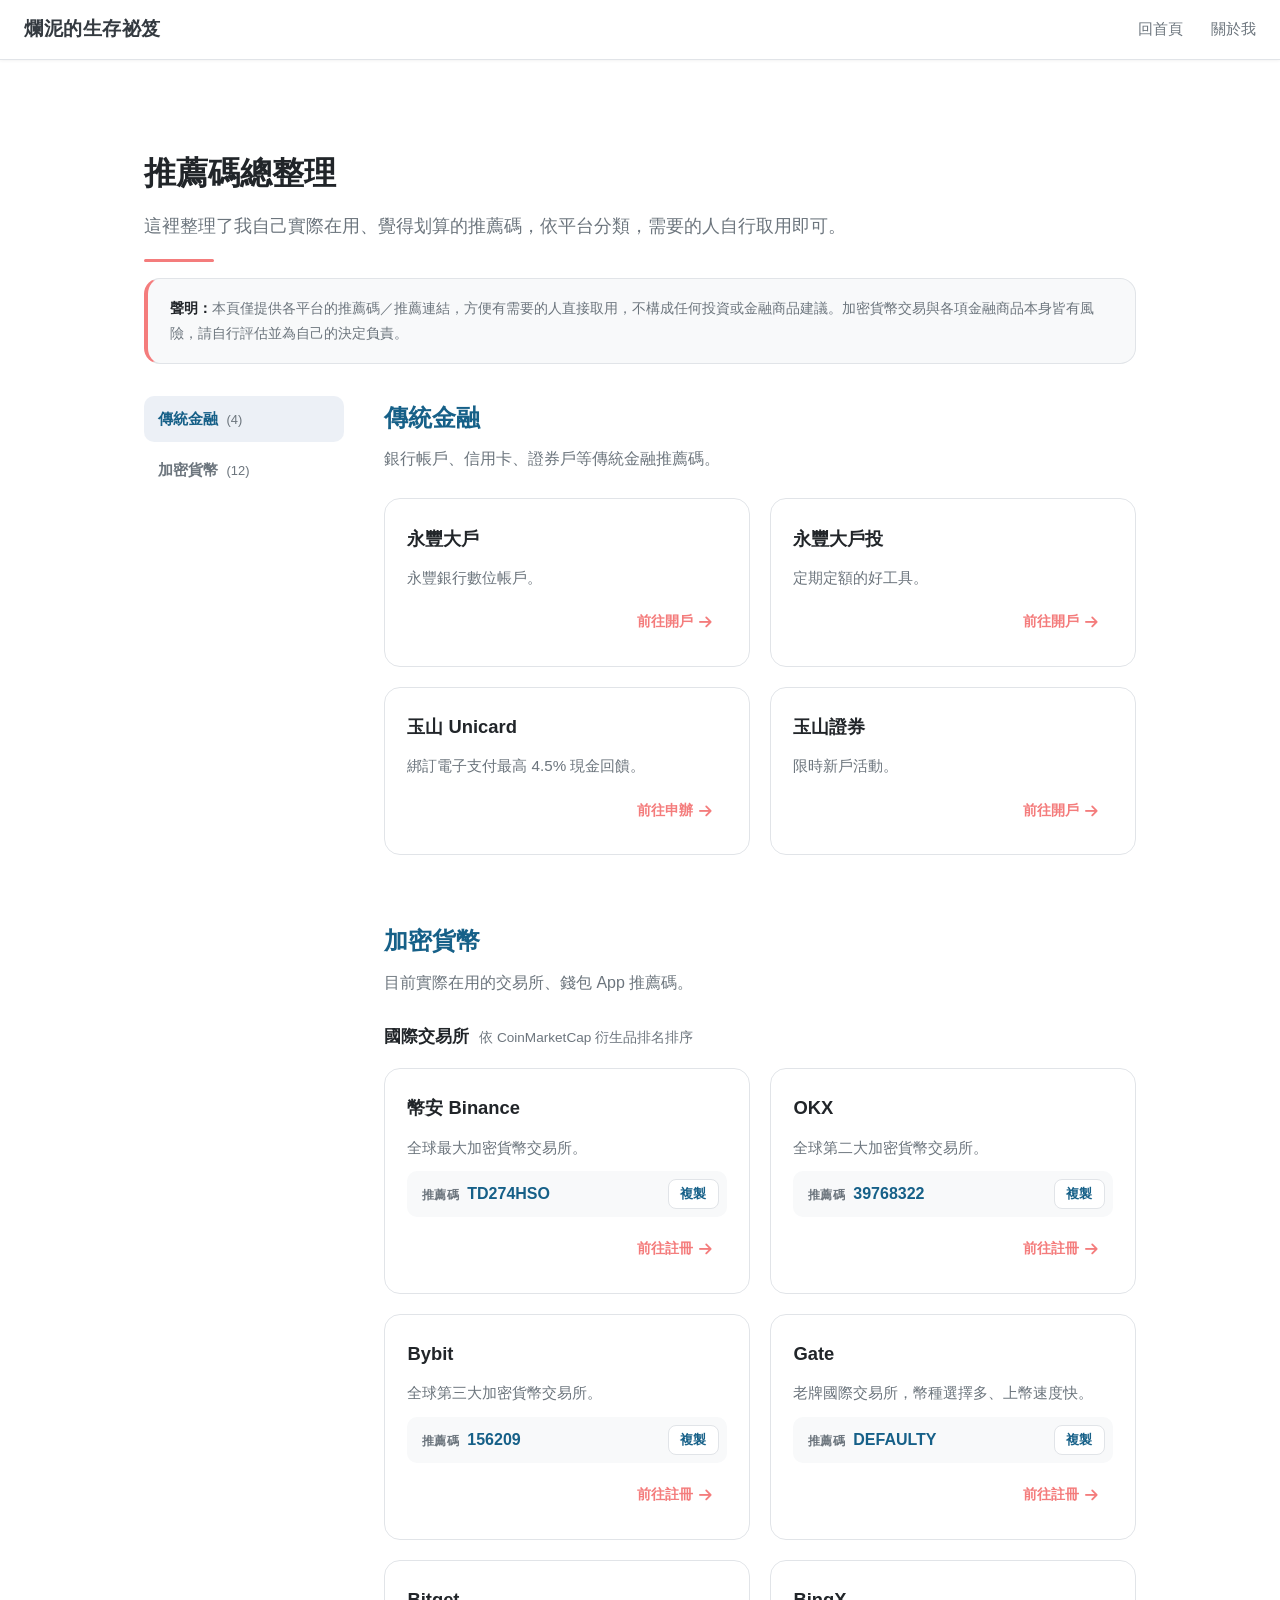
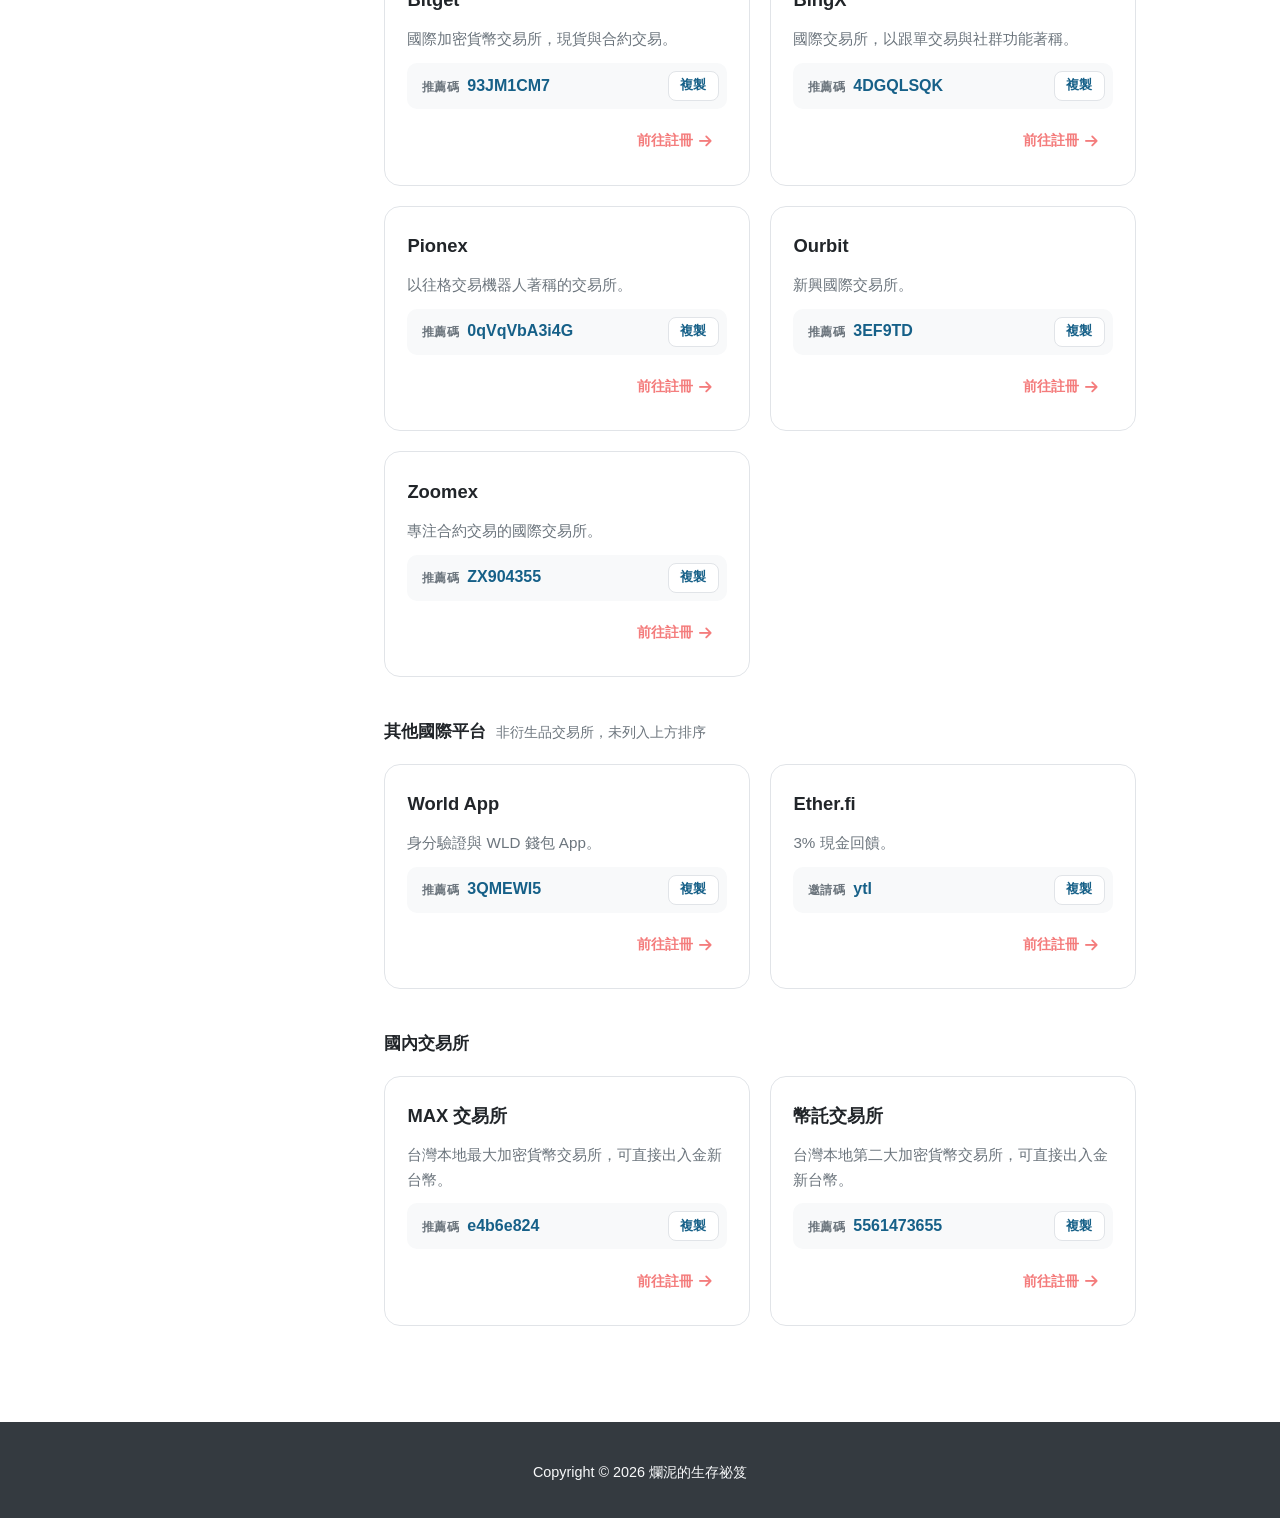
<file: referral-codes/index.html>
<!DOCTYPE html>
<html lang="zh-TW">
<head>
    <script async src="https://www.googletagmanager.com/gtag/js?id=G-6FGTTGCRG3"></script>
    <script>
        window.dataLayer = window.dataLayer || [];
        function gtag(){dataLayer.push(arguments);}
        gtag('js', new Date());
        gtag('config', 'G-6FGTTGCRG3');
    </script>

    <meta charset="UTF-8">
    <meta name="viewport" content="width=device-width, initial-scale=1.0">
    <meta name="robots" content="index, follow">
    <link href="styles.css" rel="stylesheet" type="text/css"/>
    <link rel="stylesheet" href="https://cdnjs.cloudflare.com/ajax/libs/font-awesome/6.5.1/css/all.min.css">
    <title>推薦碼總整理｜傳統金融、加密貨幣 - 爛泥的生存祕笈</title>
    <meta name="description" content="整理自己實際在用、覺得划算的推薦碼，包含傳統金融與加密貨幣交易所，國際交易所依 CoinMarketCap 衍生品排名排序，需要的人可以直接取用。">

    <meta property="og:title" content="推薦碼總整理 - 爛泥的生存祕笈">
    <meta property="og:description" content="整理自己實際在用、覺得划算的推薦碼，分類方便查找，需要的人可以直接取用。">
    <meta property="og:type" content="website">
    <link rel="canonical" href="https://liuutin9.github.io/referral-codes/">
    <link rel="shortcut icon" href="../favicon.ico" type="image/x-icon">

    <!-- 結構化資料：讓搜尋引擎與 AI 更容易直接讀出「平台 → 推薦碼」的對應關係（僅列出已確定的推薦碼） -->
    <script type="application/ld+json">
    {
        "@context": "https://schema.org",
        "@type": "FAQPage",
        "mainEntity": [
            {
                "@type": "Question",
                "name": "幣安（Binance）的推薦碼是什麼？",
                "acceptedAnswer": {
                    "@type": "Answer",
                    "text": "幣安的推薦碼是 TD274HSO，透過推薦連結或手動輸入此碼註冊帳戶。"
                }
            },
            {
                "@type": "Question",
                "name": "OKX 的推薦碼是什麼？",
                "acceptedAnswer": {
                    "@type": "Answer",
                    "text": "OKX 的推薦碼是 39768322，透過推薦連結或手動輸入此碼註冊帳戶。"
                }
            },
            {
                "@type": "Question",
                "name": "Bybit 的推薦碼是什麼？",
                "acceptedAnswer": {
                    "@type": "Answer",
                    "text": "Bybit 的推薦碼是 156209，透過推薦連結或手動輸入此碼註冊帳戶。"
                }
            },
            {
                "@type": "Question",
                "name": "Gate 的推薦碼是什麼？",
                "acceptedAnswer": {
                    "@type": "Answer",
                    "text": "Gate 的推薦碼是 DEFAULTY，透過推薦連結或手動輸入此碼註冊帳戶。"
                }
            },
            {
                "@type": "Question",
                "name": "Bitget 的推薦碼是什麼？",
                "acceptedAnswer": {
                    "@type": "Answer",
                    "text": "Bitget 國際交易所的推薦碼是 93JM1CM7，透過推薦連結或手動輸入此碼註冊帳戶。"
                }
            },
            {
                "@type": "Question",
                "name": "BingX 的推薦碼是什麼？",
                "acceptedAnswer": {
                    "@type": "Answer",
                    "text": "BingX 的推薦碼是 4DGQLSQK，透過推薦連結或手動輸入此碼註冊帳戶。"
                }
            },
            {
                "@type": "Question",
                "name": "Pionex 的推薦碼是什麼？",
                "acceptedAnswer": {
                    "@type": "Answer",
                    "text": "Pionex 的推薦碼是 0qVqVbA3i4G，透過推薦連結或手動輸入此碼註冊帳戶。"
                }
            },
            {
                "@type": "Question",
                "name": "Ourbit 的推薦碼是什麼？",
                "acceptedAnswer": {
                    "@type": "Answer",
                    "text": "Ourbit 的推薦碼是 3EF9TD，透過推薦連結或手動輸入此碼註冊帳戶。"
                }
            },
            {
                "@type": "Question",
                "name": "Zoomex 的推薦碼是什麼？",
                "acceptedAnswer": {
                    "@type": "Answer",
                    "text": "Zoomex 的推薦碼是 ZX904355，透過推薦連結或手動輸入此碼註冊帳戶。"
                }
            },
            {
                "@type": "Question",
                "name": "World App 的推薦碼是什麼？",
                "acceptedAnswer": {
                    "@type": "Answer",
                    "text": "World App 的推薦碼是 3QMEWI5，註冊時填入這組碼即可使用推薦連結完成註冊。"
                }
            },
            {
                "@type": "Question",
                "name": "Ether.fi 的邀請碼是什麼？",
                "acceptedAnswer": {
                    "@type": "Answer",
                    "text": "Ether.fi 的邀請碼是 ytl，可透過推薦連結完成註冊。"
                }
            },
            {
                "@type": "Question",
                "name": "MAX 交易所的推薦碼是什麼？",
                "acceptedAnswer": {
                    "@type": "Answer",
                    "text": "MAX 台灣交易所的推薦碼是 e4b6e824，可透過推薦連結或手動輸入此碼完成註冊。"
                }
            },
            {
                "@type": "Question",
                "name": "永豐大戶投的推薦碼是什麼？",
                "acceptedAnswer": {
                    "@type": "Answer",
                    "text": "永豐金證券「大戶投」的推薦碼是 82RYQ，可透過推薦連結完成開戶。"
                }
            },
            {
                "@type": "Question",
                "name": "玉山證券的推薦碼是什麼？",
                "acceptedAnswer": {
                    "@type": "Answer",
                    "text": "玉山證券的推薦碼是 HXX4U，可透過推薦連結完成開戶。"
                }
            }
        ]
    }
    </script>
</head>
<body>

    <header class="site-header">
        <a href="../" class="site-logo">爛泥的生存祕笈</a>
        <nav class="site-nav">
            <a href="../">回首頁</a>
            <a href="../about-me/">關於我</a>
        </nav>
    </header>

    <div class="container">

        <div class="page-intro animate-in delay-1">
            <h1 class="page-title">推薦碼總整理</h1>
            <p class="page-subtitle">這裡整理了我自己實際在用、覺得划算的推薦碼，依平台分類，需要的人自行取用即可。</p>
        </div>

        <hr class="animate-in delay-2"/>

        <p class="disclaimer-box animate-in delay-2">
            <strong>聲明：</strong>本頁僅提供各平台的推薦碼／推薦連結，方便有需要的人直接取用，不構成任何投資或金融商品建議。加密貨幣交易與各項金融商品本身皆有風險，請自行評估並為自己的決定負責。
        </p>

        <div class="hub-layout animate-in delay-3">

            <!-- 分類選單：之後新增分類時，這裡加一個 <a href="#分類id"> 即可 -->
            <nav class="category-nav" aria-label="推薦碼分類">
                <a href="#traditional">傳統金融 <span class="count">(4)</span></a>
                <a href="#crypto">加密貨幣 <span class="count">(12)</span></a>
            </nav>

            <div class="hub-sections">

                <!-- ============ 分類：傳統金融 ============ -->
                <section class="category-section" id="traditional">
                    <h2>傳統金融</h2>
                    <p class="category-desc">銀行帳戶、信用卡、證券戶等傳統金融推薦碼。</p>

                    <div class="code-grid">

                        <div class="code-card">
                            <h3 class="code-card-name">永豐大戶</h3>
                            <p class="code-card-desc">永豐銀行數位帳戶。</p>
                            <a class="code-card-link" href="https://applydawho.sinopac.com/OpenAccount/OpenAccount?utm_source=dawho&utm_medium=mgmweblink&utm_term=nonpaid&utm_content=2025MGM&utm_campaign=accountjpmgm20250915&openExternalBrowser=1&tko=0Y0GPM1" target="_blank" rel="noopener noreferrer">
                                前往開戶 <i class="fas fa-arrow-right"></i>
                            </a>
                        </div>

                        <div class="code-card">
                            <h3 class="code-card-name">永豐大戶投</h3>
                            <p class="code-card-desc">定期定額的好工具。</p>
                            <a class="code-card-link" href="https://www.sinotrade.com.tw/richclub/join/openact?invt=82RYQ" target="_blank" rel="noopener noreferrer">
                                前往開戶 <i class="fas fa-arrow-right"></i>
                            </a>
                        </div>

                        <div class="code-card">
                            <h3 class="code-card-name">玉山 Unicard</h3>
                            <p class="code-card-desc">綁訂電子支付最高 4.5% 現金回饋。</p>
                            <a class="code-card-link" href="https://card.esunbank.com.tw/EsunCreditweb/txnproc/selApplyCard?PRJCD=APYCRD0070&param=631783401424921" target="_blank" rel="noopener noreferrer">
                                前往申辦 <i class="fas fa-arrow-right"></i>
                            </a>
                        </div>

                        <div class="code-card">
                            <h3 class="code-card-name">玉山證券</h3>
                            <p class="code-card-desc">限時新戶活動。</p>
                            <a class="code-card-link" href="https://mgm.esunsec.tw/s/HXX4U" target="_blank" rel="noopener noreferrer">
                                前往開戶 <i class="fas fa-arrow-right"></i>
                            </a>
                        </div>

                    </div>
                </section>

                <!-- ============ 分類：加密貨幣 ============ -->
                <section class="category-section" id="crypto">
                    <h2>加密貨幣</h2>
                    <p class="category-desc">目前實際在用的交易所、錢包 App 推薦碼。</p>

                    <h3 class="subgroup-heading">國際交易所 <span class="subgroup-note">依 CoinMarketCap 衍生品排名排序</span></h3>
                    <div class="code-grid">

                        <div class="code-card">
                            <h3 class="code-card-name">幣安 Binance</h3>
                            <p class="code-card-desc">全球最大加密貨幣交易所。</p>
                            <div class="code-row">
                                <span><span class="code-label">推薦碼</span><code>TD274HSO</code></span>
                                <button class="copy-btn" data-copy="TD274HSO">複製</button>
                            </div>
                            <a class="code-card-link" href="https://www.binance.com/register?ref=TD274HSO" target="_blank" rel="noopener noreferrer">
                                前往註冊 <i class="fas fa-arrow-right"></i>
                            </a>
                        </div>

                        <div class="code-card">
                            <h3 class="code-card-name">OKX</h3>
                            <p class="code-card-desc">全球第二大加密貨幣交易所。</p>
                            <div class="code-row">
                                <span><span class="code-label">推薦碼</span><code>39768322</code></span>
                                <button class="copy-btn" data-copy="39768322">複製</button>
                            </div>
                            <a class="code-card-link" href="https://okx.com/join/39768322" target="_blank" rel="noopener noreferrer">
                                前往註冊 <i class="fas fa-arrow-right"></i>
                            </a>
                        </div>

                        <div class="code-card">
                            <h3 class="code-card-name">Bybit</h3>
                            <p class="code-card-desc">全球第三大加密貨幣交易所。</p>
                            <div class="code-row">
                                <span><span class="code-label">推薦碼</span><code>156209</code></span>
                                <button class="copy-btn" data-copy="156209">複製</button>
                            </div>
                            <a class="code-card-link" href="https://partner.bybit.com/b/156209" target="_blank" rel="noopener noreferrer">
                                前往註冊 <i class="fas fa-arrow-right"></i>
                            </a>
                        </div>

                        <div class="code-card">
                            <h3 class="code-card-name">Gate</h3>
                            <p class="code-card-desc">老牌國際交易所，幣種選擇多、上幣速度快。</p>
                            <div class="code-row">
                                <span><span class="code-label">推薦碼</span><code>DEFAULTY</code></span>
                                <button class="copy-btn" data-copy="DEFAULTY">複製</button>
                            </div>
                            <a class="code-card-link" href="https://www.gate.com/share/DEFAULTY" target="_blank" rel="noopener noreferrer">
                                前往註冊 <i class="fas fa-arrow-right"></i>
                            </a>
                        </div>

                        <div class="code-card">
                            <h3 class="code-card-name">Bitget</h3>
                            <p class="code-card-desc">國際加密貨幣交易所，現貨與合約交易。</p>
                            <div class="code-row">
                                <span><span class="code-label">推薦碼</span><code>93JM1CM7</code></span>
                                <button class="copy-btn" data-copy="93JM1CM7">複製</button>
                            </div>
                            <a class="code-card-link" href="https://share.bitget.com/u/93JM1CM7" target="_blank" rel="noopener noreferrer">
                                前往註冊 <i class="fas fa-arrow-right"></i>
                            </a>
                        </div>

                        <div class="code-card">
                            <h3 class="code-card-name">BingX</h3>
                            <p class="code-card-desc">國際交易所，以跟單交易與社群功能著稱。</p>
                            <div class="code-row">
                                <span><span class="code-label">推薦碼</span><code>4DGQLSQK</code></span>
                                <button class="copy-btn" data-copy="4DGQLSQK">複製</button>
                            </div>
                            <a class="code-card-link" href="https://bingxzone.com/invite/4DGQLSQK/" target="_blank" rel="noopener noreferrer">
                                前往註冊 <i class="fas fa-arrow-right"></i>
                            </a>
                        </div>

                        <div class="code-card">
                            <h3 class="code-card-name">Pionex</h3>
                            <p class="code-card-desc">以往格交易機器人著稱的交易所。</p>
                            <div class="code-row">
                                <span><span class="code-label">推薦碼</span><code>0qVqVbA3i4G</code></span>
                                <button class="copy-btn" data-copy="0qVqVbA3i4G">複製</button>
                            </div>
                            <a class="code-card-link" href="https://accounts.pionex.com/zh-TW/signUp?r=0qVqVbA3i4G" target="_blank" rel="noopener noreferrer">
                                前往註冊 <i class="fas fa-arrow-right"></i>
                            </a>
                        </div>

                        <div class="code-card">
                            <h3 class="code-card-name">Ourbit</h3>
                            <p class="code-card-desc">新興國際交易所。</p>
                            <div class="code-row">
                                <span><span class="code-label">推薦碼</span><code>3EF9TD</code></span>
                                <button class="copy-btn" data-copy="3EF9TD">複製</button>
                            </div>
                            <a class="code-card-link" href="https://www.ourbit.com/zh-TW/register?inviteCode=3EF9TD" target="_blank" rel="noopener noreferrer">
                                前往註冊 <i class="fas fa-arrow-right"></i>
                            </a>
                        </div>

                        <div class="code-card">
                            <h3 class="code-card-name">Zoomex</h3>
                            <p class="code-card-desc">專注合約交易的國際交易所。</p>
                            <div class="code-row">
                                <span><span class="code-label">推薦碼</span><code>ZX904355</code></span>
                                <button class="copy-btn" data-copy="ZX904355">複製</button>
                            </div>
                            <a class="code-card-link" href="https://partner.zoomex.com/aff/ZX904355" target="_blank" rel="noopener noreferrer">
                                前往註冊 <i class="fas fa-arrow-right"></i>
                            </a>
                        </div>

                    </div>

                    <h3 class="subgroup-heading">其他國際平台 <span class="subgroup-note">非衍生品交易所，未列入上方排序</span></h3>
                    <div class="code-grid">

                        <div class="code-card">
                            <h3 class="code-card-name">World App</h3>
                            <p class="code-card-desc">身分驗證與 WLD 錢包 App。</p>
                            <div class="code-row">
                                <span><span class="code-label">推薦碼</span><code>3QMEWI5</code></span>
                                <button class="copy-btn" data-copy="3QMEWI5">複製</button>
                            </div>
                            <a class="code-card-link" href="https://worldcoin.org/join/3QMEWI5" target="_blank" rel="noopener noreferrer">
                                前往註冊 <i class="fas fa-arrow-right"></i>
                            </a>
                        </div>

                        <div class="code-card">
                            <h3 class="code-card-name">Ether.fi</h3>
                            <p class="code-card-desc">3% 現金回饋。</p>
                            <div class="code-row">
                                <span><span class="code-label">邀請碼</span><code>ytl</code></span>
                                <button class="copy-btn" data-copy="ytl">複製</button>
                            </div>
                            <a class="code-card-link" href="https://www.ether.fi/@ytl" target="_blank" rel="noopener noreferrer">
                                前往註冊 <i class="fas fa-arrow-right"></i>
                            </a>
                        </div>

                    </div>

                    <h3 class="subgroup-heading">國內交易所</h3>
                    <div class="code-grid">

                        <div class="code-card">
                            <h3 class="code-card-name">MAX 交易所</h3>
                            <p class="code-card-desc">台灣本地最大加密貨幣交易所，可直接出入金新台幣。</p>
                            <div class="code-row">
                                <span><span class="code-label">推薦碼</span><code>e4b6e824</code></span>
                                <button class="copy-btn" data-copy="e4b6e824">複製</button>
                            </div>
                            <a class="code-card-link" href="https://max.maicoin.com/signup?r=e4b6e824" target="_blank" rel="noopener noreferrer">
                                前往註冊 <i class="fas fa-arrow-right"></i>
                            </a>
                        </div>

                        <div class="code-card">
                            <h3 class="code-card-name">幣託交易所</h3>
                            <p class="code-card-desc">台灣本地第二大加密貨幣交易所，可直接出入金新台幣。</p>
                            <div class="code-row">
                                <span><span class="code-label">推薦碼</span><code>5561473655</code></span>
                                <button class="copy-btn" data-copy="5561473655">複製</button>
                            </div>
                            <a class="code-card-link" href="https://www.bitopro.com/users/sign_up?referrer=5561473655" target="_blank" rel="noopener noreferrer">
                                前往註冊 <i class="fas fa-arrow-right"></i>
                            </a>
                        </div>

                    </div>
                </section>

                <!--
                    之後新增分類時：
                    1. 在上面 .category-nav 裡加一個 <a href="#新分類id">分類名稱</a>
                    2. 在這裡複製一整個 <section class="category-section" id="新分類id">...</section> 區塊

                    新增單一卡片（已知推薦碼）：
                    <div class="code-card">
                        <h3 class="code-card-name">平台名稱</h3>
                        <p class="code-card-desc">一句話說明</p>
                        <div class="code-row">
                            <span><span class="code-label">推薦碼</span><code>XXXXXXX</code></span>
                            <button class="copy-btn" data-copy="XXXXXXX">複製</button>
                        </div>
                        <a class="code-card-link" href="推薦連結網址" target="_blank" rel="noopener noreferrer">
                            前往註冊 <i class="fas fa-arrow-right"></i>
                        </a>
                    </div>

                    新增單一卡片（推薦碼待補）：
                    <div class="code-card is-pending">
                        <h3 class="code-card-name">平台名稱</h3>
                        <p class="pending-note">推薦碼／連結待補上</p>
                    </div>
                -->

            </div>
        </div>
    </div>

    <footer class="site-footer animate-in delay-4">
        <p>Copyright &copy; 2026 爛泥的生存祕笈</p>
    </footer>

    <script>
        // 複製推薦碼按鈕
        document.querySelectorAll('.copy-btn').forEach(function (btn) {
            btn.addEventListener('click', function () {
                var code = btn.getAttribute('data-copy');
                navigator.clipboard.writeText(code).then(function () {
                    var original = btn.textContent;
                    btn.textContent = '已複製';
                    btn.classList.add('is-copied');
                    setTimeout(function () {
                        btn.textContent = original;
                        btn.classList.remove('is-copied');
                    }, 1500);
                });
            });
        });

        // 捲動時醒目提示目前所在分類（純加分功能，不影響內容本身是否可見）
        var sections = document.querySelectorAll('.category-section');
        var navLinks = document.querySelectorAll('.category-nav a');
        if ('IntersectionObserver' in window && sections.length) {
            var observer = new IntersectionObserver(function (entries) {
                entries.forEach(function (entry) {
                    if (entry.isIntersecting) {
                        navLinks.forEach(function (link) {
                            link.classList.toggle('is-active', link.getAttribute('href') === '#' + entry.target.id);
                        });
                    }
                });
            }, { rootMargin: '-40% 0px -50% 0px' });
            sections.forEach(function (s) { observer.observe(s); });
        }
    </script>

</body>
</html>
</file>
<file: referral-codes/styles.css>
/* =========================================================
   爛泥的生存祕笈 — 共用基礎樣式（與其他頁面一致）
   ========================================================= */
:root {
    --primary-color: #4a6fa5;
    --secondary-color: #166088;
    --accent-color: #f47c7c;
    --light-bg: #f8f9fa;
    --dark-bg: #343a40;
    --text-color: #212529;
    --text-secondary: #6c757d;
    --light-text: #f8f9fa;

    --border-color: #e1e4e8;
    --nav-height: 60px;
    --font-stack: 'Segoe UI', Tahoma, Geneva, Verdana, sans-serif;
}

* { box-sizing: border-box; }

body {
    font-family: var(--font-stack);
    line-height: 1.8;
    color: var(--text-color);
    background-color: white;
    margin: 0;
    padding: 0;
    -webkit-font-smoothing: antialiased;
    padding-top: var(--nav-height);
    display: flex;
    flex-direction: column;
    min-height: 100vh;
}

.site-header {
    position: fixed;
    top: 0; left: 0; right: 0;
    height: var(--nav-height);
    background-color: rgba(255, 255, 255, 0.98);
    box-shadow: 0 1px 3px rgba(0, 0, 0, 0.05);
    border-bottom: 1px solid var(--border-color);
    display: flex;
    align-items: center;
    justify-content: space-between;
    padding: 0 1.5rem;
    z-index: 1000;
}

.site-logo {
    font-weight: 700;
    font-size: 1.2rem;
    color: var(--dark-bg);
    text-decoration: none;
    letter-spacing: 0.5px;
    transition: color 0.2s;
    -webkit-tap-highlight-color: transparent;
}
@media (hover: hover) {
    .site-logo:hover { color: var(--primary-color); }
}
.site-logo:active { color: var(--primary-color); }

.site-nav a {
    color: var(--text-secondary);
    text-decoration: none;
    margin-left: 1.5rem;
    font-size: 0.95rem;
    font-weight: 500;
    transition: color 0.2s;
    -webkit-tap-highlight-color: transparent;
}
@media (hover: hover) {
    .site-nav a:hover { color: var(--primary-color); }
}
.site-nav a:active { color: var(--primary-color); }

.site-footer {
    background-color: var(--dark-bg);
    color: var(--light-text);
    padding: 1.5rem;
    margin-top: 4rem;
    text-align: center;
    font-size: 0.9rem;
}
.site-footer p { color: var(--light-text); font-size: 0.9rem; margin-bottom: 0.5rem; }
.site-footer a { color: var(--light-text); margin: 0 0.5rem; text-decoration: none; opacity: 0.8; transition: opacity 0.2s; }
.site-footer a:hover { color: white; opacity: 1; text-decoration: none; }

code {
    font-family: inherit;
    font-weight: 700;
    color: var(--secondary-color);
    background-color: rgba(74, 111, 165, 0.1);
    padding: 0.1em 0.4em;
    border-radius: 4px;
    font-size: 0.95em;
}

hr {
    border: 0;
    height: 3px;
    background-color: var(--accent-color);
    width: 70px;
    margin: 0.5rem 0 1rem 0;
    border-radius: 2px;
}

a { color: var(--secondary-color); }

@keyframes fadeInUp {
    from { opacity: 0; transform: translateY(20px); }
    to { opacity: 1; transform: translateY(0); }
}
.animate-in { opacity: 0; animation: fadeInUp 0.8s cubic-bezier(0.2, 0.8, 0.2, 1) forwards; }
.delay-1 { animation-delay: 0.1s; }
.delay-2 { animation-delay: 0.3s; }
.delay-3 { animation-delay: 0.5s; }
.delay-4 { animation-delay: 0.6s; }

html {
    scroll-behavior: smooth;
}

@media (prefers-reduced-motion: reduce) {
    .animate-in { animation: none; opacity: 1; }
    html { scroll-behavior: auto; }
}

/* =========================================================
   本頁專屬樣式：推薦碼統整頁
   ========================================================= */

.container {
    max-width: 1040px;
    margin: 0 auto;
    padding: 4rem 1.5rem 2rem 1.5rem;
    flex: 1;
    width: 100%;
}

.page-intro { padding-bottom: 0.5rem; }
.page-title { font-size: 2rem; font-weight: 700; margin-bottom: 0.5rem; color: var(--text-color); }
.page-subtitle { color: var(--text-secondary); font-size: 1.1rem; margin: 0; }

/* --- 版面：側邊分類選單 + 內容 --- */
.hub-layout {
    display: grid;
    grid-template-columns: 200px 1fr;
    gap: 2.5rem;
    align-items: start;
}

/* 分類選單（桌機：側邊直立；手機：頂部橫向可滑動） */
.category-nav {
    position: sticky;
    top: calc(var(--nav-height) + 1.5rem);
    display: flex;
    flex-direction: column;
    gap: 0.25rem;
}
.category-nav a {
    display: block;
    padding: 0.6rem 0.9rem;
    border-radius: 10px;
    text-decoration: none;
    color: var(--text-secondary);
    font-weight: 600;
    font-size: 0.95rem;
    transition: background-color 0.2s, color 0.2s;
    -webkit-tap-highlight-color: transparent;
}
.category-nav a .count {
    font-weight: 400;
    color: var(--text-secondary);
    font-size: 0.85em;
    margin-left: 0.3em;
}
@media (hover: hover) {
    .category-nav a:hover { background-color: var(--light-bg); color: var(--primary-color); }
}
.category-nav a.is-active {
    background-color: rgba(74, 111, 165, 0.1);
    color: var(--secondary-color);
}

.hub-sections { display: flex; flex-direction: column; gap: 4rem; min-width: 0; }

.category-section h2 {
    font-size: 1.5rem;
    font-weight: 700;
    color: var(--secondary-color);
    margin: 0 0 0.4rem 0;
    scroll-margin-top: calc(var(--nav-height) + 1rem);
}
.category-section .category-desc {
    color: var(--text-secondary);
    font-size: 1rem;
    margin: 0 0 1.5rem 0;
    max-width: 62ch;
}

/* 推薦碼卡片 */
.code-grid {
    display: grid;
    grid-template-columns: repeat(auto-fill, minmax(260px, 1fr));
    gap: 1.25rem;
}

.code-card {
    border: 1px solid var(--border-color);
    border-radius: 16px;
    padding: 1.4rem;
    display: flex;
    flex-direction: column;
    gap: 0.7rem;
}
.code-card-name { color: var(--text-color); }

.code-card-name {
    font-size: 1.15rem;
    font-weight: 700;
    color: var(--text-color);
    margin: 0;
}
.code-card-desc {
    font-size: 0.95rem;
    color: var(--text-secondary);
    margin: 0;
    line-height: 1.6;
}

.code-row {
    display: flex;
    align-items: center;
    justify-content: space-between;
    gap: 0.6rem;
    background-color: var(--light-bg);
    border-radius: 10px;
    padding: 0.5rem 0.5rem 0.5rem 0.9rem;
}
.code-row .code-label {
    font-size: 0.75rem;
    text-transform: uppercase;
    letter-spacing: 0.5px;
    color: var(--text-secondary);
    font-weight: 600;
    margin-right: 0.5rem;
}
.code-row code {
    background: none;
    padding: 0;
    font-size: 1rem;
}
.copy-btn {
    border: 1px solid var(--border-color);
    background-color: white;
    color: var(--secondary-color);
    font-family: inherit;
    font-size: 0.8rem;
    font-weight: 600;
    padding: 0.35rem 0.7rem;
    border-radius: 8px;
    cursor: pointer;
    transition: background-color 0.15s, border-color 0.15s;
    flex-shrink: 0;
}
.copy-btn:hover { background-color: white; border-color: var(--primary-color); color: var(--primary-color); }
.copy-btn.is-copied { background-color: var(--secondary-color); border-color: var(--secondary-color); color: white; }

.code-card-link {
    align-self: flex-end;
    font-size: 0.9rem;
    font-weight: 600;
    color: var(--accent-color);
    text-decoration: none;
    display: inline-flex;
    align-items: center;
    gap: 0.4em;
    padding: 0.5rem 0.9rem;
    border-radius: 10px;
    transition: background-color 0.2s ease;
    -webkit-tap-highlight-color: transparent;
}
@media (hover: hover) {
    .code-card-link:hover {
        background-color: var(--light-bg);
        text-decoration: none;
    }
    .code-card-link:hover i { transform: translateX(3px); }
}
.code-card-link:active { background-color: #e9ecef; }
.code-card-link i { transition: transform 0.2s; }

/* 免責聲明 */
.disclaimer-box {
    background-color: var(--light-bg);
    border: 1px solid var(--border-color);
    border-left: 4px solid var(--accent-color);
    border-radius: 16px;
    padding: 1.1rem 1.4rem;
    margin-bottom: 2rem;
    font-size: 0.9rem;
    color: var(--text-secondary);
    line-height: 1.7;
}
.disclaimer-box strong { color: var(--text-color); }

/* 分類內的子群組（例如「國際交易所」「國內交易所」） */
.subgroup-heading {
    font-size: 1.05rem;
    font-weight: 700;
    color: var(--text-color);
    margin: 0 0 1rem 0;
}
.subgroup-heading .subgroup-note {
    font-weight: 400;
    color: var(--text-secondary);
    font-size: 0.85rem;
    margin-left: 0.4em;
}
.category-section .code-grid + .subgroup-heading { margin-top: 2.5rem; }

/* 尚未填入推薦碼的卡片（結構先排好，等資料補上） */
.code-card.is-pending {
    border-style: dashed;
    color: var(--text-secondary);
}
.code-card.is-pending .pending-note {
    font-size: 0.85rem;
    color: var(--text-secondary);
    font-style: italic;
    margin: 0;
}

/* 空狀態（分類尚未整理完成） */
.empty-state {
    border: 1px dashed var(--border-color);
    border-radius: 16px;
    padding: 2rem;
    color: var(--text-secondary);
    font-size: 0.95rem;
}
.empty-state strong { color: var(--text-color); }

/* --- RWD --- */
@media (max-width: 760px) {
    .container { padding: 2rem 1.25rem; }
    .hub-layout { grid-template-columns: 1fr; gap: 1.5rem; }
    .category-nav {
        position: sticky;
        top: var(--nav-height);
        flex-direction: row;
        overflow-x: auto;
        gap: 0.5rem;
        padding: 0.75rem 0;
        background: rgba(255,255,255,0.98);
        border-bottom: 1px solid var(--border-color);
        -webkit-overflow-scrolling: touch;
        z-index: 10;
    }
    .category-nav a { white-space: nowrap; flex-shrink: 0; }
    .hub-sections { gap: 3rem; }
    .site-header { padding: 0 1rem; }
}
</file>
